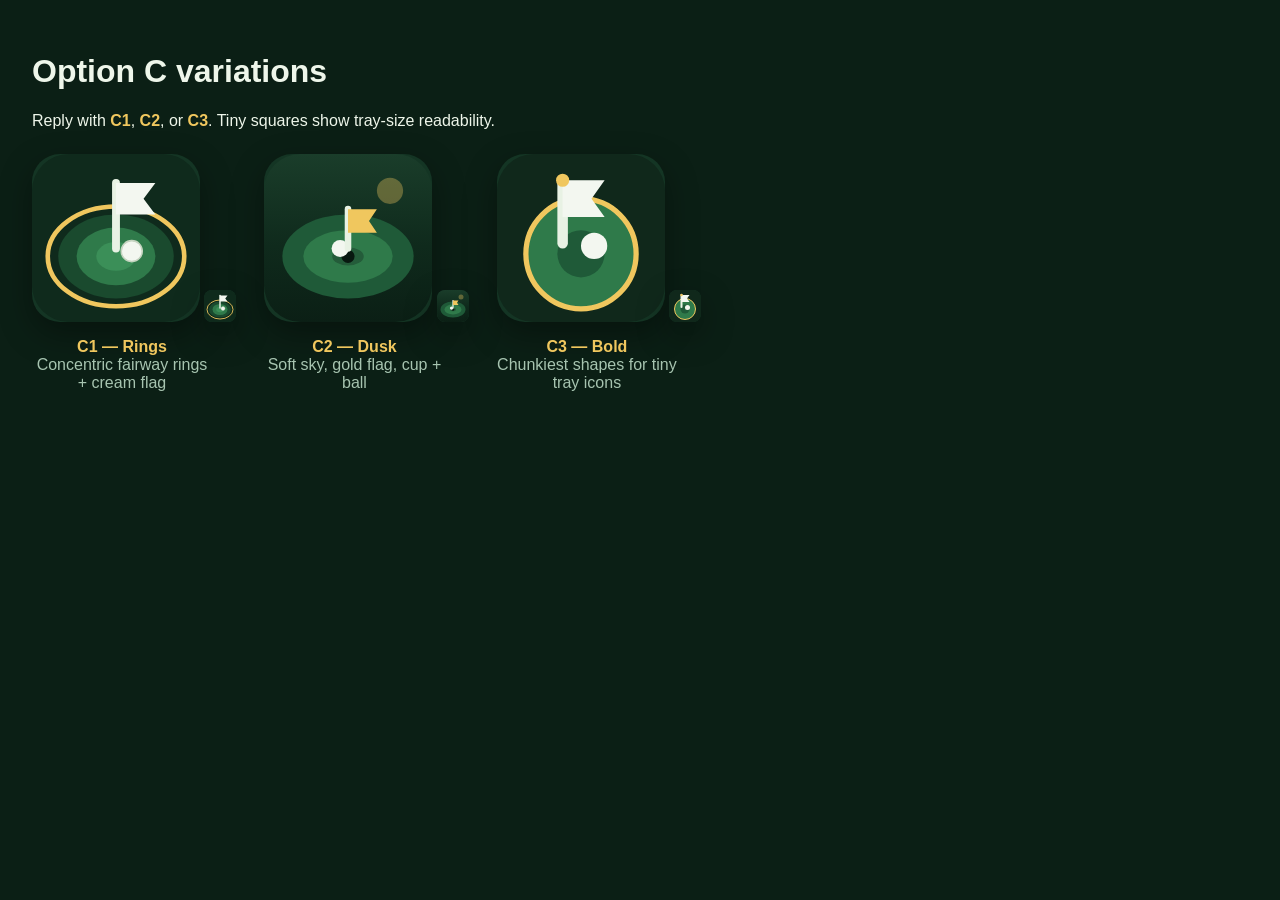
<file: docs/brand/preview-c.html>
<!DOCTYPE html>
<html lang="en">
<head>
  <meta charset="UTF-8" />
  <title>Bay Control — C variations</title>
  <style>
    body { margin: 0; font-family: Segoe UI, sans-serif; background: #0b1f15; color: #eef6ea; padding: 32px; }
    h1 { font-weight: 600; }
    .row { display: flex; flex-wrap: wrap; gap: 28px; margin-top: 24px; }
    figure { margin: 0; text-align: center; }
    img { width: 168px; height: 168px; border-radius: 28px; background: #143524; box-shadow: 0 12px 32px rgba(0,0,0,.35); }
    .tiny { width: 32px; height: 32px; border-radius: 8px; margin-top: 10px; }
    figcaption { margin-top: 12px; color: #a7c4b0; max-width: 180px; }
    strong { color: #f0c75e; }
  </style>
</head>
<body>
  <h1>Option C variations</h1>
  <p>Reply with <strong>C1</strong>, <strong>C2</strong>, or <strong>C3</strong>. Tiny squares show tray-size readability.</p>
  <div class="row">
    <figure>
      <img src="icon-c1-rings.svg" alt="C1 rings" />
      <img class="tiny" src="icon-c1-rings.svg" alt="" />
      <figcaption><strong>C1 — Rings</strong><br/>Concentric fairway rings + cream flag</figcaption>
    </figure>
    <figure>
      <img src="icon-c2-dusk.svg" alt="C2 dusk" />
      <img class="tiny" src="icon-c2-dusk.svg" alt="" />
      <figcaption><strong>C2 — Dusk</strong><br/>Soft sky, gold flag, cup + ball</figcaption>
    </figure>
    <figure>
      <img src="icon-c3-bold.svg" alt="C3 bold" />
      <img class="tiny" src="icon-c3-bold.svg" alt="" />
      <figcaption><strong>C3 — Bold</strong><br/>Chunkiest shapes for tiny tray icons</figcaption>
    </figure>
  </div>
</body>
</html>
</file>
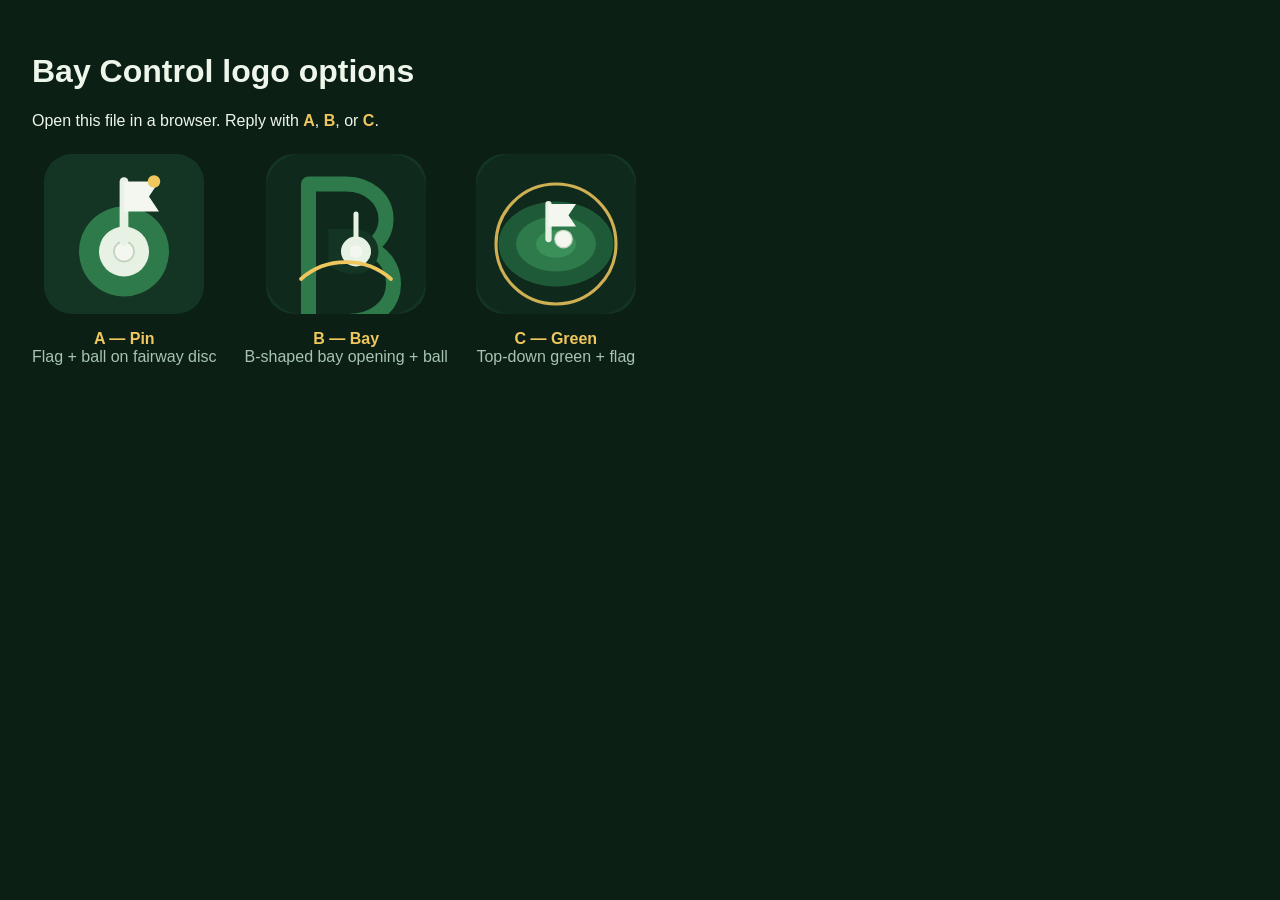
<file: docs/brand/preview.html>
<!DOCTYPE html>
<html lang="en">
<head>
  <meta charset="UTF-8" />
  <title>Bay Control — logo options</title>
  <style>
    body { margin: 0; font-family: Segoe UI, sans-serif; background: #0b1f15; color: #eef6ea; padding: 32px; }
    h1 { font-weight: 600; }
    .row { display: flex; flex-wrap: wrap; gap: 28px; margin-top: 24px; }
    figure { margin: 0; text-align: center; }
    img, object { width: 160px; height: 160px; border-radius: 28px; background: #143524; }
    figcaption { margin-top: 12px; color: #a7c4b0; }
    strong { color: #f0c75e; }
  </style>
</head>
<body>
  <h1>Bay Control logo options</h1>
  <p>Open this file in a browser. Reply with <strong>A</strong>, <strong>B</strong>, or <strong>C</strong>.</p>
  <div class="row">
    <figure>
      <img src="icon-a-pin.svg" alt="Option A pin" />
      <figcaption><strong>A — Pin</strong><br/>Flag + ball on fairway disc</figcaption>
    </figure>
    <figure>
      <img src="icon-b-bay.svg" alt="Option B bay" />
      <figcaption><strong>B — Bay</strong><br/>B-shaped bay opening + ball</figcaption>
    </figure>
    <figure>
      <img src="icon-c-green.svg" alt="Option C green" />
      <figcaption><strong>C — Green</strong><br/>Top-down green + flag</figcaption>
    </figure>
  </div>
</body>
</html>
</file>
